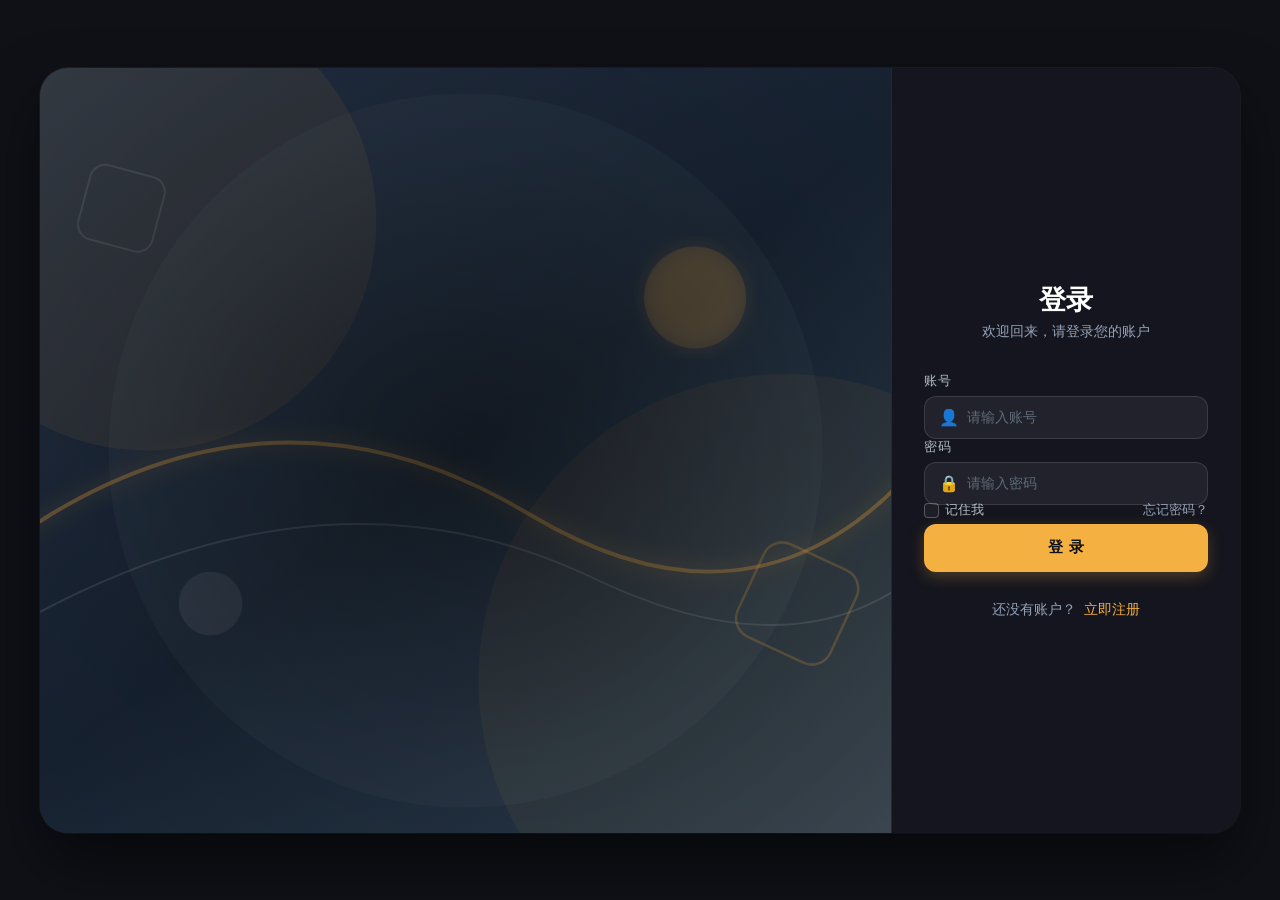
<file: index.html>
<!DOCTYPE html>
<html lang="zh-CN">
<head>
  <meta charset="UTF-8">
  <meta name="viewport" content="width=device-width, initial-scale=1.0, user-scalable=yes">
  <title>登录页面 · 3:1 分栏</title>
  <style>
    /* 全局重置 */
    * {
      margin: 0;
      padding: 0;
      box-sizing: border-box;
    }

    body {
      font-family: system-ui, 'Segoe UI', Roboto, 'Helvetica Neue', sans-serif;
      background: #0f1117;
      min-height: 100vh;
      display: flex;
      align-items: center;
      justify-content: center;
      padding: 1rem;
      color: #e0e6ed;
    }

    /* 主容器：左右分栏，3:1 比例 */
    .split-container {
      display: flex;
      width: 100%;
      max-width: 1200px;
      height: 85vh;
      min-height: 600px;
      background: rgba(255, 255, 255, 0.03);
      border-radius: 28px;
      overflow: hidden;
      box-shadow: 0 30px 60px rgba(0, 0, 0, 0.5), 0 0 0 1px rgba(255, 255, 255, 0.06);
      animation: fadeIn 0.7s cubic-bezier(0.23, 1, 0.32, 1) forwards;
    }

    @keyframes fadeIn {
      0% {
        opacity: 0;
        transform: scale(0.97);
      }
      100% {
        opacity: 1;
        transform: scale(1);
      }
    }

    /* ===== 左侧大图片区域：占3份 (flex: 3) ===== */
    .image-panel {
      flex: 3;
      position: relative;
      background: linear-gradient(135deg, #1a1e2b 0%, #2d3a4f 100%);
      overflow: hidden;
      display: flex;
      align-items: center;
      justify-content: center;
      min-width: 0;
      cursor: pointer;
    }

    /* 大图片样式 */
    .image-panel .feature-image {
      width: 100%;
      height: 100%;
      object-fit: cover;
      display: block;
      filter: brightness(0.9) contrast(1.05);
    }

    /* 图片上的叠加文字层 - 竖式排列，默认透明 */
    .image-overlay {
      position: absolute;
      top: 50%;
      left: 50%;
      transform: translate(-50%, -50%);
      text-align: center;
      color: #ffffff;
      z-index: 2;
      pointer-events: none;
      /* 默认完全透明 */
      opacity: 0;
      transition: opacity 0.5s ease, text-shadow 0.5s ease;
    }

    /* 竖式排列文字 */
    .vertical-text {
      display: flex;
      flex-direction: column;
      align-items: center;
      justify-content: center;
      gap: 0.4rem;
      writing-mode: vertical-rl;
      text-orientation: upright;
      font-size: 2.8rem;
      font-weight: 700;
      letter-spacing: 0.3rem;
      line-height: 1.3;
      text-shadow: 0 4px 20px rgba(0, 0, 0, 0.5);
      color: #ffffff;
    }

    /* 鼠标悬停在左侧图片区域时显示文字 */
    .image-panel:hover .image-overlay {
      opacity: 1;
      text-shadow: 0 4px 30px rgba(245, 176, 66, 0.7), 0 0 60px rgba(245, 176, 66, 0.4);
    }

    /* 半透明遮罩，让文字更清晰 */
    .image-panel::after {
      content: "";
      position: absolute;
      top: 0;
      left: 0;
      width: 100%;
      height: 100%;
      background: radial-gradient(ellipse at center, rgba(0, 0, 0, 0.4) 0%, rgba(0, 0, 0, 0.1) 60%, transparent 100%);
      z-index: 1;
      pointer-events: none;
    }

    /* ===== 右侧登录面板：占1份 (flex: 1) ===== */
    .login-panel {
      flex: 1;
      background: rgba(20, 22, 30, 0.9);
      backdrop-filter: blur(20px);
      -webkit-backdrop-filter: blur(20px);
      display: flex;
      flex-direction: column;
      align-items: center;
      justify-content: center;
      padding: 2.5rem 2rem;
      min-width: 320px;
      border-left: 1px solid rgba(255, 255, 255, 0.08);
    }

    /* 登录表单容器 */
    .login-form-wrapper {
      width: 100%;
      max-width: 340px;
      display: flex;
      flex-direction: column;
      gap: 1.5rem;
    }

    /* 登录标题 */
    .login-header {
      text-align: center;
      margin-bottom: 0.5rem;
    }

    .login-header h1 {
      font-size: 1.7rem;
      font-weight: 600;
      color: #ffffff;
      letter-spacing: 0.4px;
    }

    .login-header p {
      font-size: 0.85rem;
      color: #94a3b8;
      margin-top: 0.3rem;
    }

    /* 输入框组 */
    .input-group {
      display: flex;
      flex-direction: column;
      gap: 0.35rem;
    }

    .input-group label {
      font-size: 0.8rem;
      font-weight: 500;
      color: #b0bec5;
      letter-spacing: 0.3px;
    }

    .input-wrapper {
      position: relative;
      display: flex;
      align-items: center;
    }

    .input-wrapper .icon {
      position: absolute;
      left: 0.9rem;
      font-size: 1rem;
      color: #6b7280;
      pointer-events: none;
    }

    .input-wrapper input {
      width: 100%;
      padding: 0.8rem 0.9rem 0.8rem 2.6rem;
      background: rgba(255, 255, 255, 0.06);
      border: 1px solid rgba(255, 255, 255, 0.12);
      border-radius: 12px;
      font-size: 0.9rem;
      color: #f1f5f9;
      outline: none;
      transition: all 0.25s ease;
      font-family: inherit;
    }

    .input-wrapper input::placeholder {
      color: #5f6b7a;
      font-size: 0.85rem;
    }

    .input-wrapper input:focus {
      border-color: rgba(245, 176, 66, 0.7);
      background: rgba(255, 255, 255, 0.1);
      box-shadow: 0 0 0 3px rgba(245, 176, 66, 0.1);
    }

    .input-wrapper:focus-within .icon {
      color: #f5b042;
    }

    /* 选项行 */
    .options-row {
      display: flex;
      align-items: center;
      justify-content: space-between;
      font-size: 0.8rem;
      margin-top: -0.2rem;
    }

    .remember-me {
      display: flex;
      align-items: center;
      gap: 0.4rem;
      color: #b0bec5;
      cursor: pointer;
      user-select: none;
    }

    .remember-me input[type="checkbox"] {
      appearance: none;
      -webkit-appearance: none;
      width: 0.9rem;
      height: 0.9rem;
      border: 1.5px solid rgba(255, 255, 255, 0.25);
      border-radius: 4px;
      background: rgba(255, 255, 255, 0.04);
      cursor: pointer;
      position: relative;
    }

    .remember-me input[type="checkbox"]:checked {
      background: #f5b042;
      border-color: #f5b042;
    }

    .remember-me input[type="checkbox"]:checked::after {
      content: "✓";
      position: absolute;
      top: 50%;
      left: 50%;
      transform: translate(-50%, -50%);
      color: #0f1117;
      font-size: 0.65rem;
      font-weight: bold;
    }

    .forgot-password {
      color: #94a3b8;
      text-decoration: none;
      transition: color 0.2s;
    }

    .forgot-password:hover {
      color: #f5b042;
    }

    /* 登录按钮 */
    .login-button {
      width: 100%;
      padding: 0.85rem;
      background: #f5b042;
      color: #0f1117;
      border: none;
      border-radius: 12px;
      font-size: 0.95rem;
      font-weight: 600;
      letter-spacing: 0.5px;
      cursor: pointer;
      transition: all 0.25s;
      margin-top: 0.3rem;
      font-family: inherit;
      box-shadow: 0 5px 15px rgba(245, 176, 66, 0.25);
    }

    .login-button:hover {
      background: #f7c060;
      box-shadow: 0 7px 18px rgba(245, 176, 66, 0.4);
      transform: translateY(-1px);
    }

    .login-button:active {
      transform: translateY(0);
      background: #f0a830;
    }

    /* 注册提示 */
    .register-prompt {
      text-align: center;
      font-size: 0.85rem;
      color: #94a3b8;
      margin-top: 0.3rem;
    }

    .register-link {
      color: #f5b042;
      text-decoration: none;
      font-weight: 550;
      margin-left: 0.2rem;
    }

    .register-link:hover {
      color: #f7c060;
      text-decoration: underline;
    }

    /* 响应式：小屏幕改为上下布局 */
    @media (max-width: 768px) {
      .split-container {
        flex-direction: column;
        height: auto;
        min-height: auto;
        max-width: 500px;
      }

      .image-panel {
        flex: none;
        height: 220px;
        min-height: 180px;
      }

      .login-panel {
        flex: none;
        padding: 2rem 1.5rem;
        min-width: auto;
      }

      .vertical-text {
        font-size: 2rem;
        letter-spacing: 0.2rem;
      }
    }
    @keyframes gradientShift {
  0% { background-position: 0% 50%; }
  50% { background-position: 100% 50%; }
  100% { background-position: 0% 50%; }
}

.animated-gradient-text {
  background: linear-gradient(
    270deg,
    #f5b042,
    #ff6b6b,
    #a855f7,
    #3b82f6,
    #10b981,
    #f5b042
  );
  background-size: 400% 400%;
  -webkit-background-clip: text;
  background-clip: text;
  color: transparent;
  animation: gradientShift 4s ease infinite;
}
  </style>
</head>
<body>
  <div class="split-container">
    <!-- 左侧大图片区域 (3份) -->
    <div class="image-panel">
      <!-- 使用SVG生成高质量抽象图片，模拟大图效果 -->
      <svg class="feature-image" viewBox="0 0 800 600" preserveAspectRatio="xMidYMid slice" xmlns="http://www.w3.org/2000/svg">
        <defs>
          <linearGradient id="grad1" x1="0%" y1="0%" x2="100%" y2="100%">
            <stop offset="0%" style="stop-color:#2d3a4f;stop-opacity:1" />
            <stop offset="50%" style="stop-color:#1e2a3a;stop-opacity:1" />
            <stop offset="100%" style="stop-color:#3a4c5e;stop-opacity:1" />
          </linearGradient>
          <linearGradient id="accent" x1="0%" y1="0%" x2="100%" y2="0%">
            <stop offset="0%" style="stop-color:#f5b042;stop-opacity:0.9" />
            <stop offset="100%" style="stop-color:#f7c060;stop-opacity:0.7" />
          </linearGradient>
          <filter id="glow">
            <feGaussianBlur stdDeviation="8" result="coloredBlur"/>
            <feMerge>
              <feMergeNode in="coloredBlur"/>
              <feMergeNode in="SourceGraphic"/>
            </feMerge>
          </filter>
        </defs>
        <!-- 背景 -->
        <rect width="800" height="600" fill="url(#grad1)" />
        <!-- 抽象图形元素 -->
        <circle cx="150" cy="120" r="180" fill="rgba(245,176,66,0.08)" />
        <circle cx="650" cy="480" r="240" fill="rgba(245,176,66,0.06)" />
        <circle cx="400" cy="300" r="280" fill="rgba(255,255,255,0.03)" />
        <!-- 装饰线条 -->
        <path d="M-50 450 Q200 200 450 350 T850 150" stroke="rgba(245,176,66,0.35)" stroke-width="3" fill="none" filter="url(#glow)"/>
        <path d="M-50 500 Q250 280 500 400 T850 250" stroke="rgba(255,255,255,0.12)" stroke-width="1.5" fill="none" />
        <circle cx="580" cy="180" r="40" fill="rgba(245,176,66,0.15)" filter="url(#glow)" />
        <circle cx="200" cy="420" r="25" fill="rgba(255,255,255,0.08)" />
        <!-- 几何装饰 -->
        <rect x="620" y="380" width="80" height="80" rx="16" fill="none" stroke="rgba(245,176,66,0.25)" stroke-width="2" transform="rotate(25 660 420)" />
        <rect x="100" y="80" width="60" height="60" rx="12" fill="none" stroke="rgba(255,255,255,0.1)" stroke-width="1.5" transform="rotate(15 130 110)" />
      </svg>

      <!-- 图片叠加文字 - 竖式排列，默认透明，悬停显示 -->
      <div class="image-overlay">
        <div class="vertical-text"><div class="animated-gradient-text">豪到你了？</div></div>
      </div>
    </div>

    <!-- 右侧登录面板 (1份) -->
    <div class="login-panel">
      <div class="login-form-wrapper">
        <div class="login-header">
          <h1>登录</h1>
          <p>欢迎回来，请登录您的账户</p>
        </div>

        <form id="loginForm" onsubmit="return handleLogin(event)">
          <!-- 账号输入框 -->
          <div class="input-group">
            <label for="username">账号</label>
            <div class="input-wrapper">
              <span class="icon">👤</span>
              <input 
                type="text" 
                id="username" 
                name="username" 
                placeholder="请输入账号" 
                required 
                autocomplete="username"
              >
            </div>
          </div>

          <!-- 密码输入框 -->
          <div class="input-group">
            <label for="password">密码</label>
            <div class="input-wrapper">
              <span class="icon">🔒</span>
              <input 
                type="password" 
                id="password" 
                name="password" 
                placeholder="请输入密码" 
                required 
                autocomplete="current-password"
              >
            </div>
          </div>

          <!-- 记住我与忘记密码 -->
          <div class="options-row">
            <label class="remember-me">
              <input type="checkbox" id="remember" name="remember">
              <span>记住我</span>
            </label>
            <a href="#" class="forgot-password">忘记密码？</a>
          </div>

          <!-- 登录按钮 -->
          <button type="submit" class="login-button">登 录</button>
        </form>

        <!-- 注册提示 -->
        <div class="register-prompt">
          还没有账户？
          <a href="#" class="register-link">立即注册</a>
        </div>
      </div>
    </div>
  </div>

  <script>
    function handleLogin(event) {
      event.preventDefault();
      
      const username = document.getElementById('username').value.trim();
      const password = document.getElementById('password').value;
      const remember = document.getElementById('remember').checked;
      
      if (!username || !password) {
        alert('请填写账号和密码');
        return false;
      }
      window.location.href = '导航界面.html'; 
      console.log('登录信息：', { username, password, remember });
      alert(`登录演示成功！\n账号：${username}\n${remember ? '已记住登录状态' : ''}`);
      
      return false;
    }

    // 为链接添加演示提示
    document.querySelector('.forgot-password').addEventListener('click', function(e) {
      e.preventDefault();
      alert('忘记密码功能（演示模式）');
    });

    document.querySelector('.register-link').addEventListener('click', function(e) {
      e.preventDefault();
      alert('注册页面（演示模式）');
    });
  </script>
</body>
</html>
</file>
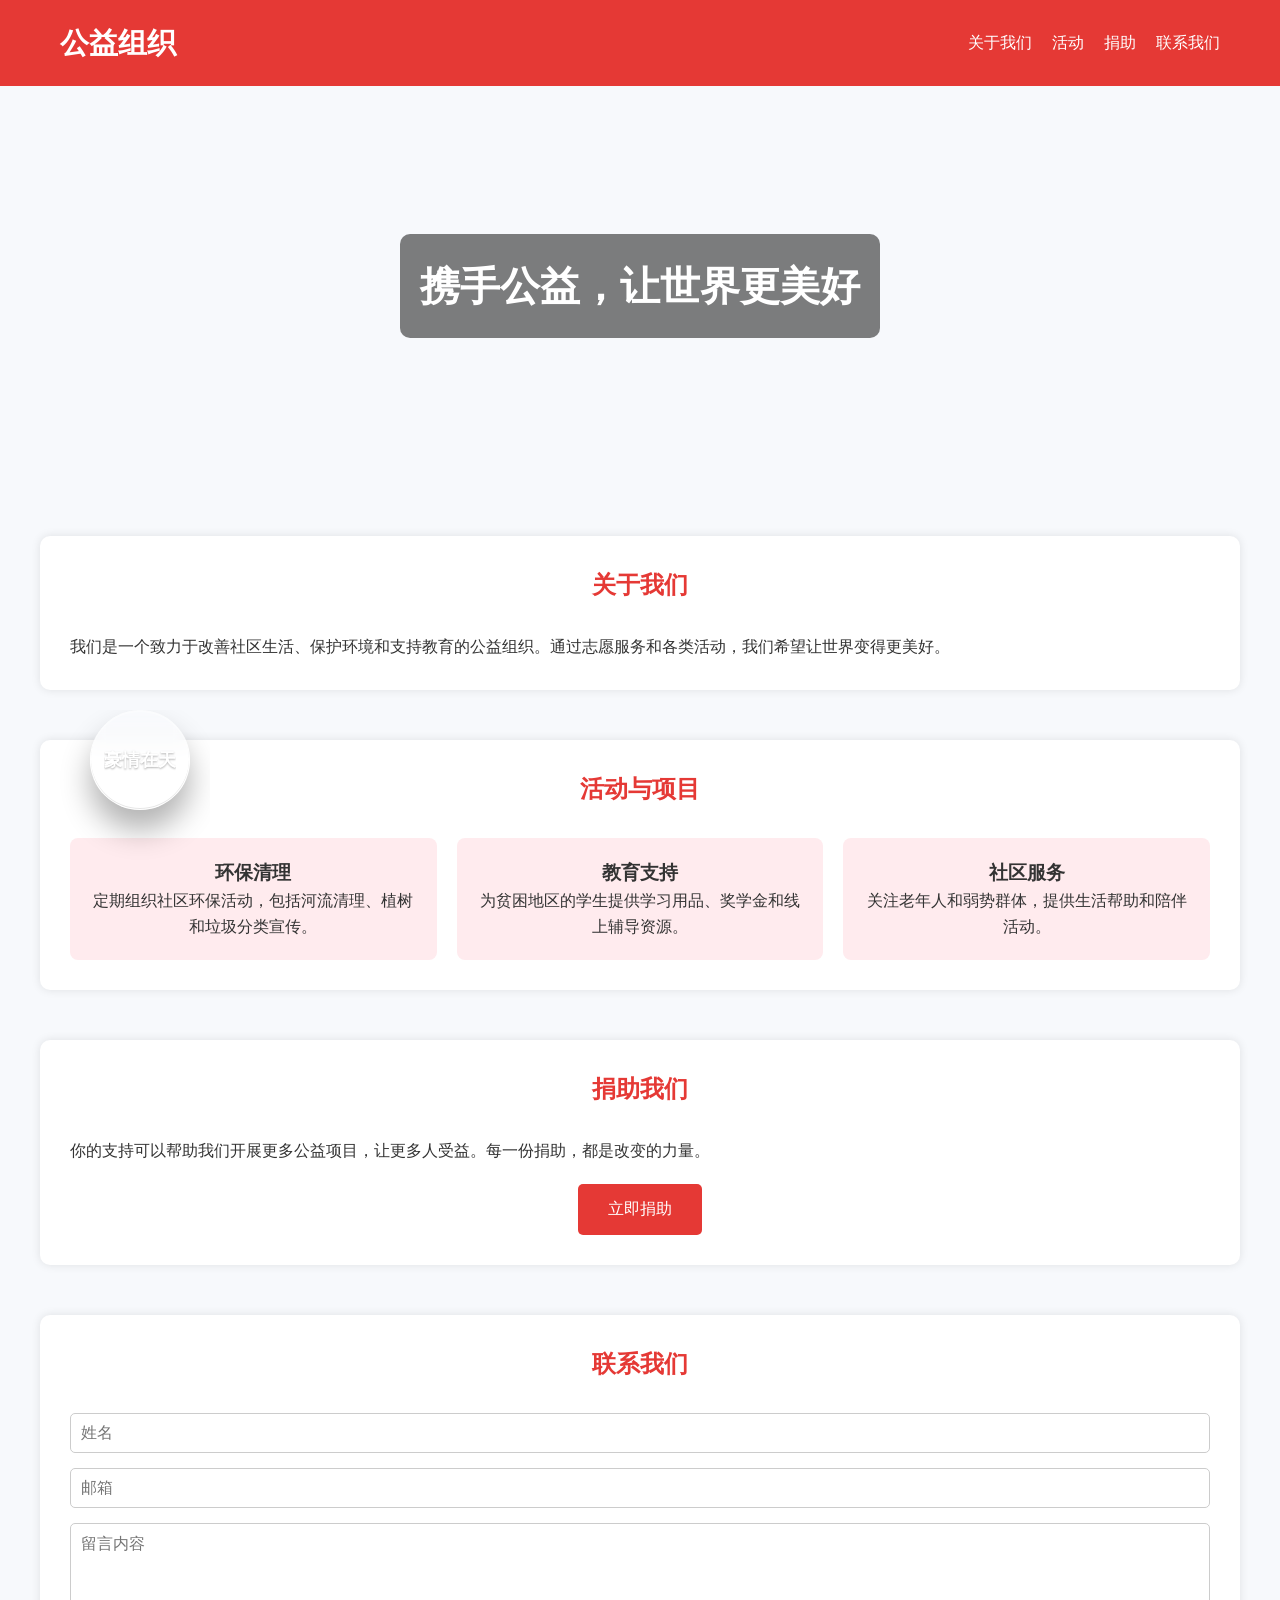
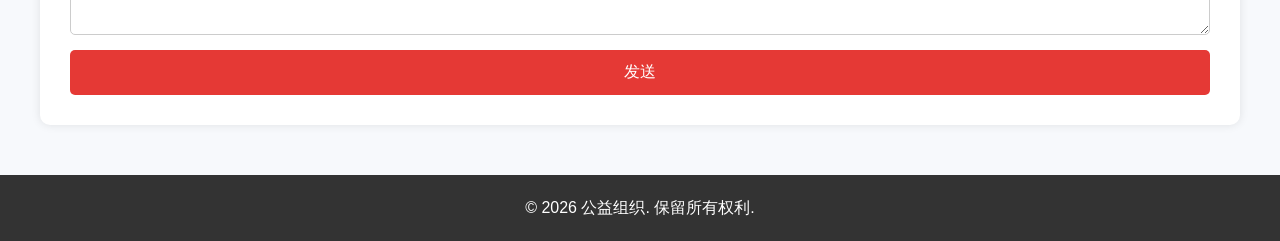
<file: 公益.html>
<!DOCTYPE html>
<html lang="zh-CN">
<head>
    <meta charset="UTF-8">
    <meta name="viewport" content="width=device-width, initial-scale=1.0">
    <title>不想做了，累了</title>
    <style>
        /* 重置样式 */
        * {
            margin: 0;
            padding: 0;
            box-sizing: border-box;
            font-family: 'Segoe UI', Tahoma, Geneva, Verdana, sans-serif;
        }

        body {
            line-height: 1.6;
            color: #333;
            background-color: #f7f9fc;
        }

        a {
            text-decoration: none;
            color: inherit;
        }

        header {
            background-color: #E53935; /* 修改为红色 */
            color: white;
            padding: 20px 0;
        }

        header nav {
            display: flex;
            justify-content: space-between;
            align-items: center;
            max-width: 1200px;
            margin: auto;
            padding: 0 20px;
        }

        header nav .logo {
            font-size: 1.8em;
            font-weight: bold;
        }

        header nav ul {
            list-style: none;
            display: flex;
        }

        header nav ul li {
            margin-left: 20px;
        }

        header nav ul li a:hover {
            text-decoration: underline;
        }

        .hero {
            background: url('https://via.placeholder.com/1200x400') no-repeat center center/cover;
            height: 400px;
            display: flex;
            align-items: center;
            justify-content: center;
            color: white;
            text-align: center;
        }

        .hero h1 {
            font-size: 2.5em;
            background-color: rgba(0,0,0,0.5);
            padding: 20px;
            border-radius: 10px;
        }

        section {
            max-width: 1200px;
            margin: 50px auto;
            padding: 0 20px;
        }

        section h2 {
            text-align: center;
            margin-bottom: 30px;
            color: #E53935; /* 修改为红色 */
        }

        .about, .activities, .donate, .contact {
            background-color: white;
            padding: 30px;
            border-radius: 10px;
            box-shadow: 0 0 10px rgba(0,0,0,0.1);
        }

        .activities .activity-list {
            display: flex;
            flex-wrap: wrap;
            gap: 20px;
            justify-content: center;
        }

        .activities .activity-item {
            flex: 1 1 250px;
            background-color: #ffebee; /* 改为浅红色背景 */
            padding: 20px;
            border-radius: 8px;
            text-align: center;
        }

        .donate button {
            display: block;
            margin: 20px auto 0;
            padding: 15px 30px;
            background-color: #E53935; /* 修改为红色 */
            color: white;
            font-size: 1em;
            border: none;
            border-radius: 5px;
            cursor: pointer;
        }

        .donate button:hover {
            background-color: #d32f2f; /* 深红色悬停 */
        }

        .contact form {
            display: flex;
            flex-direction: column;
            gap: 15px;
        }

        .contact input, .contact textarea {
            padding: 10px;
            border: 1px solid #ccc;
            border-radius: 5px;
            font-size: 1em;
        }

        .contact button {
            padding: 12px;
            border: none;
            background-color: #E53935; /* 修改为红色 */
            color: white;
            border-radius: 5px;
            cursor: pointer;
            font-size: 1em;
        }

        .contact button:hover {
            background-color: #d32f2f; /* 深红色悬停 */
        }

        footer {
            background-color: #333;
            color: white;
            text-align: center;
            padding: 20px 0;
            margin-top: 50px;
        }

        @media(max-width: 768px){
            header nav ul {
                flex-direction: column;
                margin-top: 10px;
            }

            .activities .activity-list {
                flex-direction: column;
                gap: 15px;
            }
        }
    </style>
</head>
<body>
<iframe 
    src="text.6.chat.html" 
    style="
        position: fixed;       /* 固定在视口 */
        bottom: 20px;          /* 距离底部 20px */
        left: 20px;            /* 距离左侧 20px */
        width: 190px;          /* iframe 尺寸包裹圆球 */
        height: 170px; 
        border: none;          /* 去掉边框 */
        z-index: 9999;         /* 保证在网页最上层 */
        pointer-events: auto;  /* 允许点击圆球 */
    "
></iframe>
    <header>
        <nav>
            <div class="logo">公益组织</div>
            <ul>
                <li><a href="#about">关于我们</a></li>
                <li><a href="#activities">活动</a></li>
                <li><a href="#donate">捐助</a></li>
                <li><a href="#contact">联系我们</a></li>
            </ul>
        </nav>
    </header>

    <div class="hero">
        <h1>携手公益，让世界更美好</h1>
    </div>

    <section id="about" class="about">
        <h2>关于我们</h2>
        <p>我们是一个致力于改善社区生活、保护环境和支持教育的公益组织。通过志愿服务和各类活动，我们希望让世界变得更美好。</p>
    </section>

    <section id="activities" class="activities">
        <h2>活动与项目</h2>
        <div class="activity-list">
            <div class="activity-item">
                <h3>环保清理</h3>
                <p>定期组织社区环保活动，包括河流清理、植树和垃圾分类宣传。</p>
            </div>
            <div class="activity-item">
                <h3>教育支持</h3>
                <p>为贫困地区的学生提供学习用品、奖学金和线上辅导资源。</p>
            </div>
            <div class="activity-item">
                <h3>社区服务</h3>
                <p>关注老年人和弱势群体，提供生活帮助和陪伴活动。</p>
            </div>
        </div>
    </section>

    <section id="donate" class="donate">
        <h2>捐助我们</h2>
        <p>你的支持可以帮助我们开展更多公益项目，让更多人受益。每一份捐助，都是改变的力量。</p>
        <button>立即捐助</button>
    </section>

    <section id="contact" class="contact">
        <h2>联系我们</h2>
        <form>
            <input type="text" placeholder="姓名" required>
            <input type="email" placeholder="邮箱" required>
            <textarea rows="5" placeholder="留言内容" required></textarea>
            <button type="submit">发送</button>
        </form>
    </section>

    <footer>
        &copy; 2026 公益组织. 保留所有权利.
    </footer>

</body>
</html>
</file>
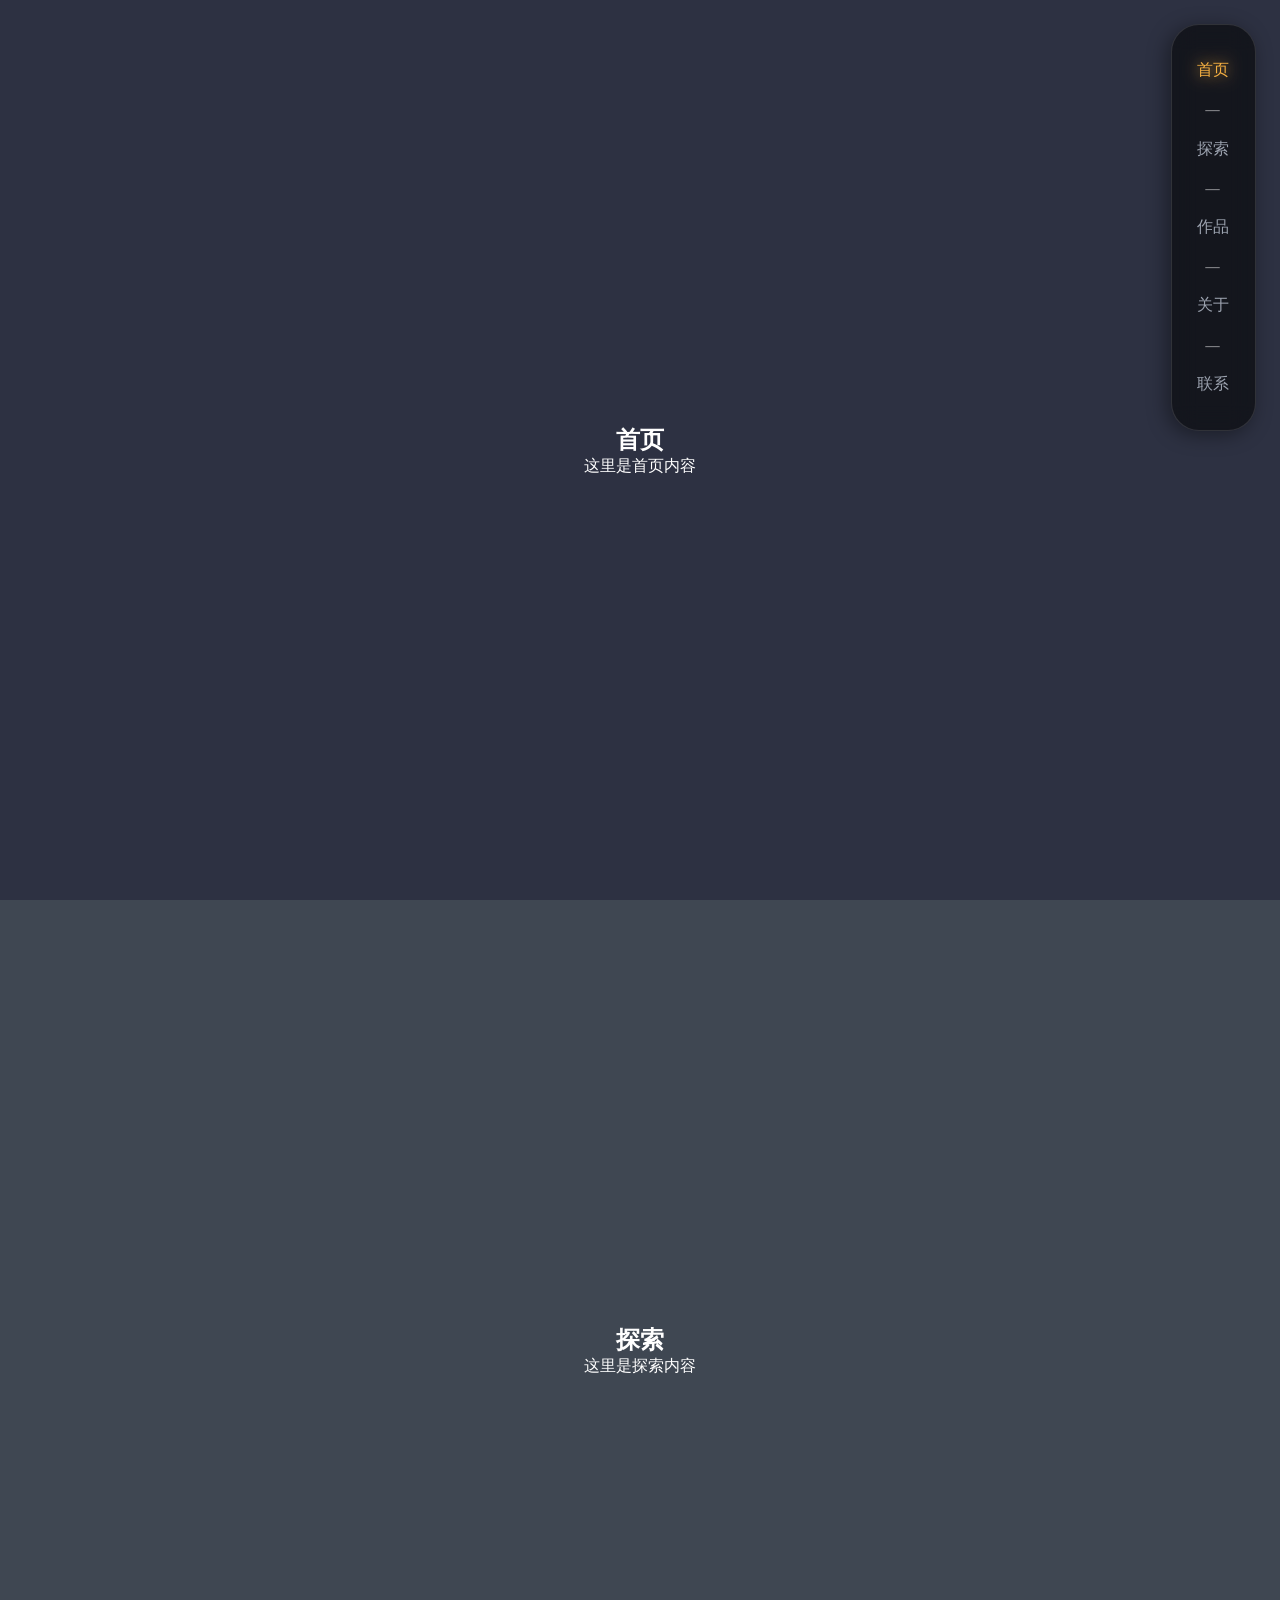
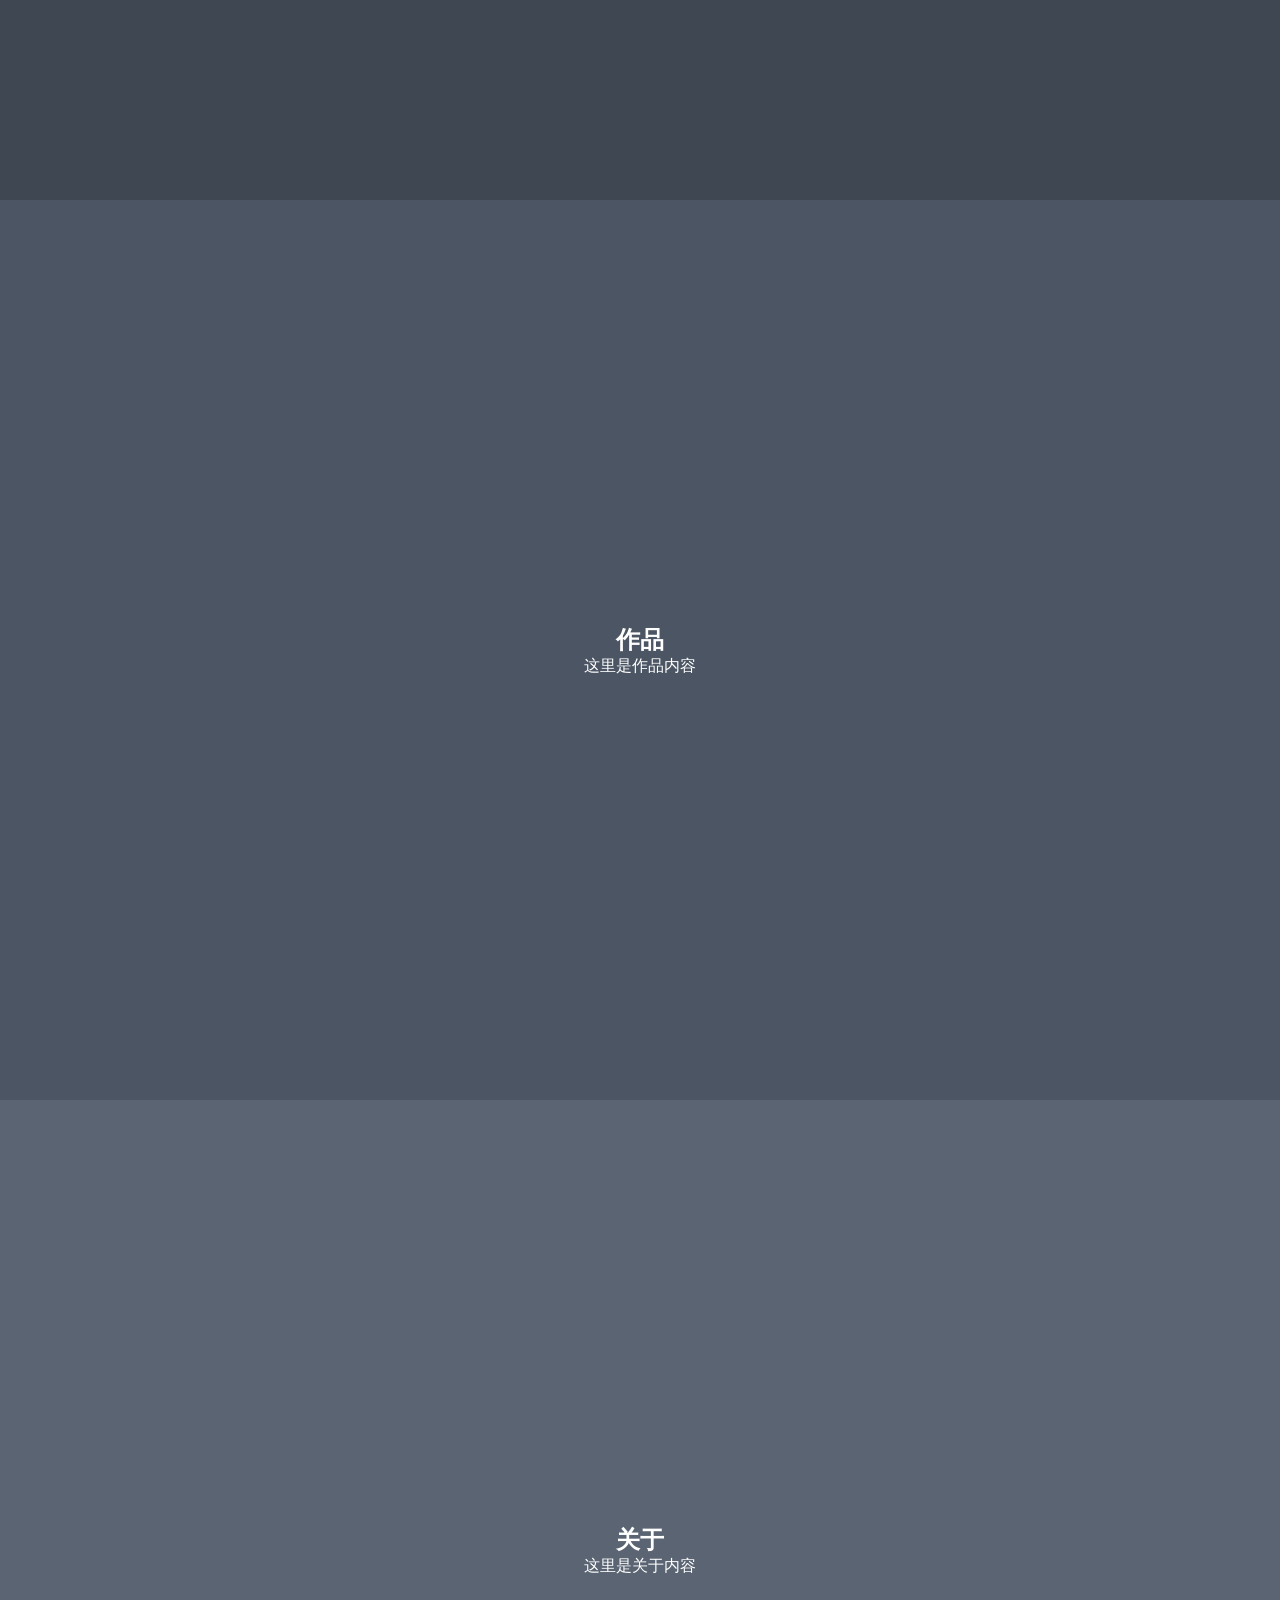
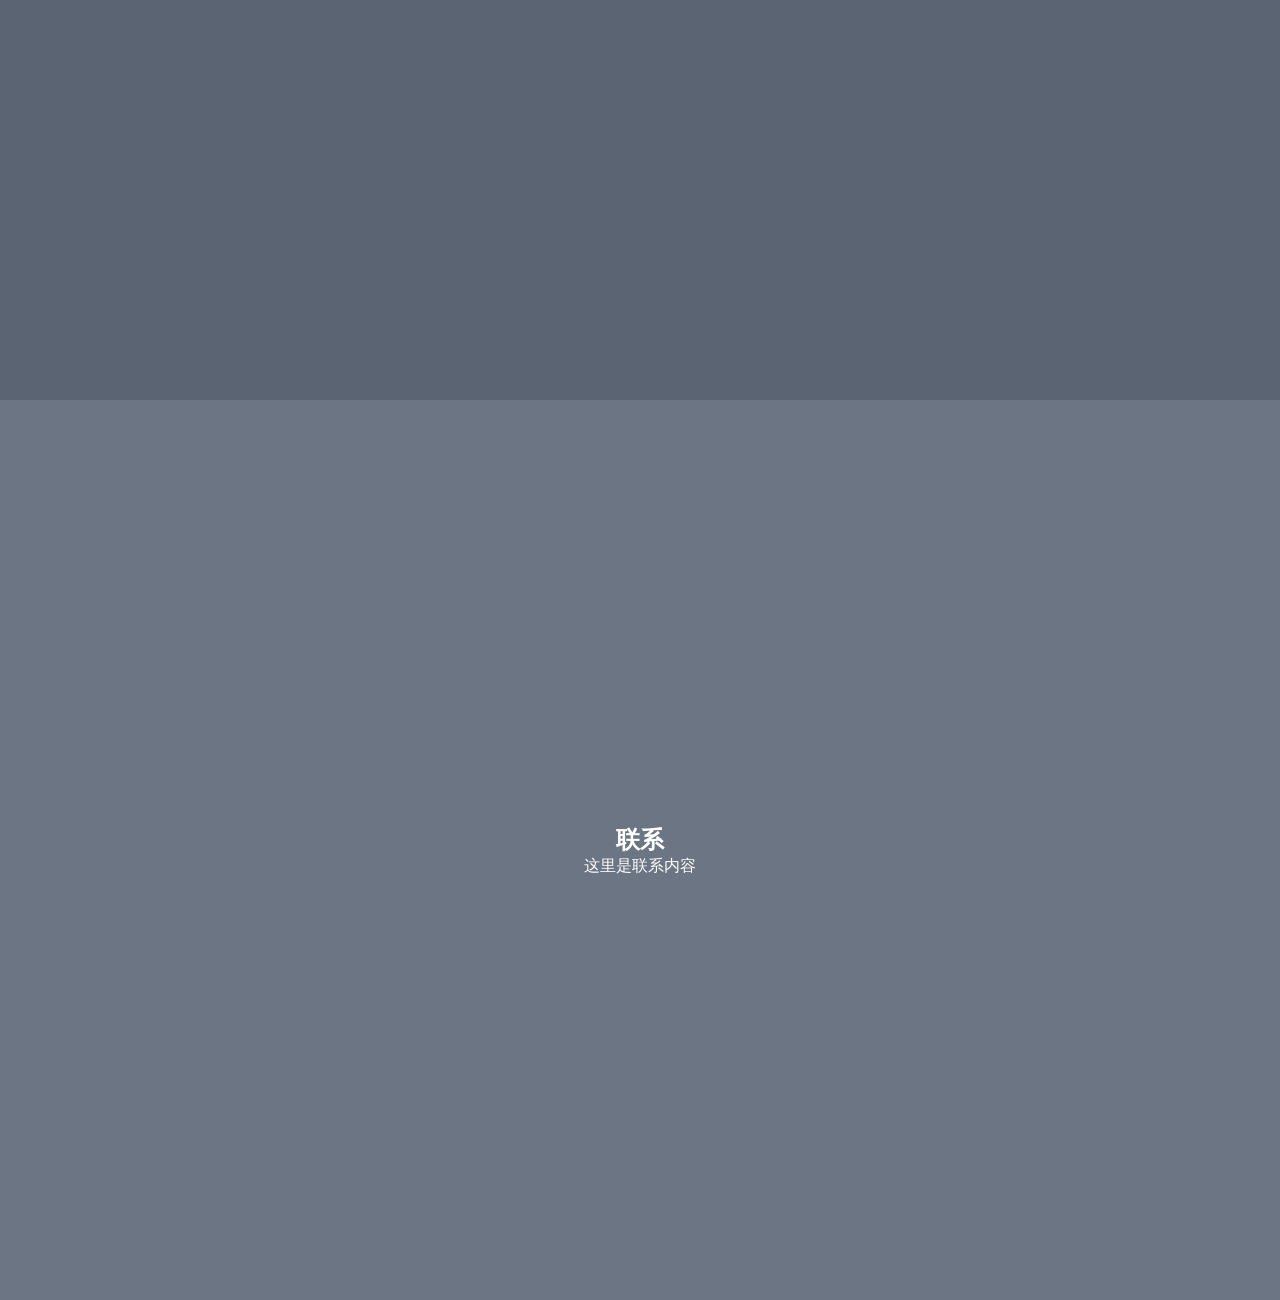
<file: 导航栏.html>
<!DOCTYPE html>
<html lang="zh-CN">
<head>
<meta charset="UTF-8">
<meta name="viewport" content="width=device-width, initial-scale=1.0">
<title>固定右侧竖式导航 + 滚动高亮 + 悬停加深</title>
<style>
  * { margin:0; padding:0; box-sizing:border-box; }
  html { scroll-behavior: smooth; }
  body {
    font-family: system-ui, 'Segoe UI', Roboto, 'Helvetica Neue', sans-serif;
    background-color: #1a1e2b;
  }

  /* ===== 固定导航栏 ===== */
  .navbar {
    position: fixed;
    top: 24px;
    right: 24px;
    background-color: rgba(0,0,0,0.55);
    backdrop-filter: blur(12px);
    -webkit-backdrop-filter: blur(12px);
    display: flex;
    flex-direction: column;
    align-items: center;
    padding: 1.5rem 1.2rem;
    border-radius: 28px;
    box-shadow: -4px 4px 20px rgba(0,0,0,0.4);
    border: 1px solid rgba(255,255,255,0.12);
    width: fit-content;
    z-index: 1000;
    animation: slideInFromRight 0.65s cubic-bezier(0.25,0.46,0.45,0.94) forwards;
  }

  @keyframes slideInFromRight {
    0% { transform: translateX(120%); opacity: 0; }
    100% { transform: translateX(0); opacity: 1; }
  }

  .nav-list { list-style:none; display:flex; flex-direction:column; align-items:stretch; width:100%; }
  .nav-item { display:flex; flex-direction:column; align-items:stretch; width:100%; }
  .divider { color: rgba(255,255,255,0.45); text-align:center; letter-spacing:2px; margin:0.5rem 0; }
  .nav-item:first-child .divider { display:none; }

  .nav-link {
    color: #9ca3af;
    text-decoration:none;
    font-size:1rem;
    font-weight:480;
    padding:0.7rem 0.4rem;
    text-align:center;
    display:block;
    width:100%;
    transition: color 0.2s ease, text-shadow 0.2s ease;
  }

  /* 普通按钮悬停 */
  .nav-link:hover {
    color: #ffffff;
    text-shadow: 0 0 10px rgba(255,255,255,0.6);
  }

  /* 高亮active */
  .nav-link.active {
    color: #f5b042;
    font-weight:500;
    text-shadow: 0 0 15px rgba(245,176,66,0.9);
  }

  /* active按钮悬停时颜色加深 / 发光增强 */
  .nav-link.active:hover {
    color:#ffc966;
    text-shadow:0 0 20px rgba(245,176,66,1);
  }

  /* 页面内容 */
  main { display:flex; flex-direction:column; width:100%; }
  section {
    height:100vh;
    display:flex;
    flex-direction:column;
    justify-content:center;
    align-items:center;
    text-align:center;
    padding:2rem;
    color:#fff;
  }

  #home { background-color:#2d3142; }
  #explore { background-color:#3f4752; }
  #works { background-color:#4b5563; }
  #about { background-color:#5a6472; }
  #contact { background-color:#6b7584; }

</style>
</head>
<body>

<!-- 固定导航栏 -->
<nav class="navbar">
  <ul class="nav-list">
    <li class="nav-item"><span class="divider">—</span><a href="#home" class="nav-link active">首页</a></li>
    <li class="nav-item"><span class="divider">—</span><a href="#explore" class="nav-link">探索</a></li>
    <li class="nav-item"><span class="divider">—</span><a href="#works" class="nav-link">作品</a></li>
    <li class="nav-item"><span class="divider">—</span><a href="#about" class="nav-link">关于</a></li>
    <li class="nav-item"><span class="divider">—</span><a href="#contact" class="nav-link">联系</a></li>
  </ul>
</nav>

<!-- 页面内容 -->
<main>
  <section id="home"><h1>首页</h1><p>这里是首页内容</p></section>
  <section id="explore"><h1>探索</h1><p>这里是探索内容</p></section>
  <section id="works"><h1>作品</h1><p>这里是作品内容</p></section>
  <section id="about"><h1>关于</h1><p>这里是关于内容</p></section>
  <section id="contact"><h1>联系</h1><p>这里是联系内容</p></section>
</main>

<script>
(function(){
  const navLinks = document.querySelectorAll('.nav-link');
  const sections = document.querySelectorAll('section');

  // 点击切换active
  navLinks.forEach(link => {
    link.addEventListener('click', function() {
      navLinks.forEach(l => l.classList.remove('active'));
      this.classList.add('active');
    });
  });

  // 滚动检测，高亮导航按钮
  window.addEventListener('scroll', function() {
    const scrollPos = window.scrollY + window.innerHeight/2;
    sections.forEach((section, index) => {
      const top = section.offsetTop;
      const bottom = top + section.offsetHeight;
      if(scrollPos >= top && scrollPos < bottom){
        navLinks.forEach(l => l.classList.remove('active'));
        navLinks[index].classList.add('active');
      }
    });
  });
})();
</script>

</body>
</html>
</file>
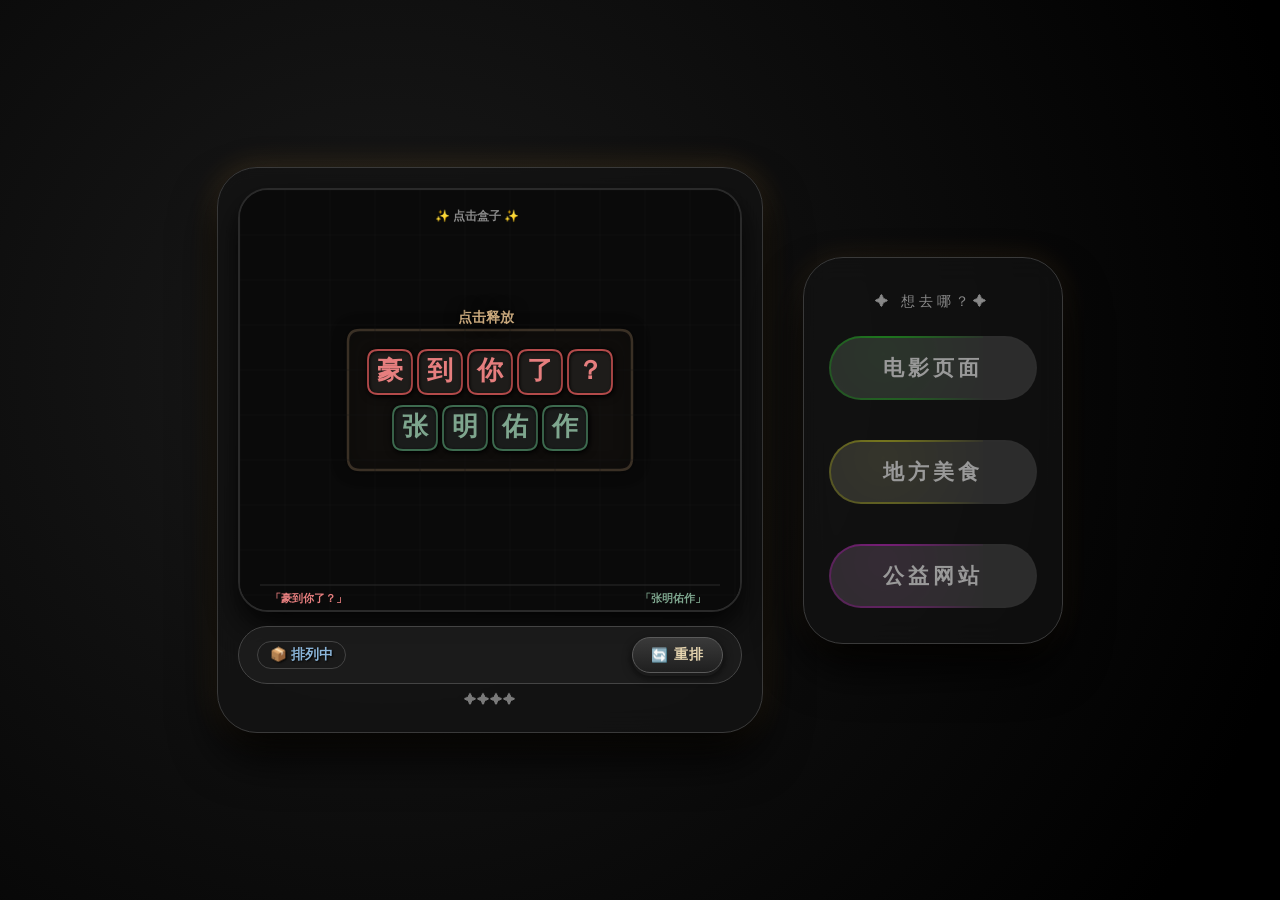
<file: 导航界面.html>
<!DOCTYPE html>
<html lang="zh-CN">
<head>
    <meta charset="utf-8">
    <meta name="viewport" content="width=device-width, initial-scale=1.0, user-scalable=yes">
    <title>豪到你了？</title>
    <style>
        * {
            margin: 0;
            padding: 0;
            box-sizing: border-box;
            font-family: 'Poppins', 'Noto Serif SC', 'KaiTi', '楷体', sans-serif;
        }

        body {
            display: flex;
            justify-content: center;
            align-items: center;
            min-height: 100vh;
            background-color: #0a0a0a;
            background-image: radial-gradient(circle at 30% 40%, #1a1a1a 0%, #000000 90%);
            padding: 20px;
            gap: 40px;
            flex-wrap: wrap;
        }

        /* ========== 左侧：文字碰撞盒子 ========== */
        .collision-wrapper {
            animation: slideInLeft 1s cubic-bezier(0.34, 1.56, 0.64, 1) forwards;
            opacity: 0;
            transform: translateX(-100px);
        }

        @keyframes slideInLeft {
            to {
                opacity: 1;
                transform: translateX(0);
            }
        }

        .collision-container {
            display: flex;
            flex-direction: column;
            align-items: center;
            background: rgba(20, 20, 20, 0.7);
            backdrop-filter: blur(14px);
            border-radius: 40px;
            padding: 20px 20px 25px;
            box-shadow: 0 25px 45px rgba(0, 0, 0, 0.9), 0 0 30px rgba(180, 130, 60, 0.25);
            border: 1px solid #3a3a3a;
        }

        .collision-container canvas {
            display: block;
            background: #0d0d0d;
            background-image: linear-gradient(180deg, #111 0%, #050505 100%);
            border-radius: 30px;
            box-shadow: inset 0 0 50px rgba(0,0,0,0.9), 0 15px 30px rgba(0,0,0,0.8);
            border: 2px solid #2a2a2a;
            touch-action: none;
            cursor: pointer;
        }

        .collision-info {
            width: 100%;
            display: flex;
            justify-content: space-between;
            align-items: center;
            margin-top: 14px;
            color: #cccccc;
            font-weight: bold;
            font-size: 0.9rem;
            text-shadow: 1px 1px 2px black;
            background: rgba(30, 30, 30, 0.8);
            backdrop-filter: blur(10px);
            border-radius: 30px;
            padding: 10px 18px;
            border: 1px solid #444;
            flex-wrap: wrap;
            gap: 8px;
        }

        .collision-info .badge {
            background: #1a1a1a;
            border-radius: 20px;
            padding: 4px 12px;
            border: 1px solid #444;
            font-size: 0.85rem;
        }

        .badge.collision-count {
            color: #d4af6a;
        }

        .badge.moving-count {
            color: #8ab4d8;
        }

        .badge.state-text {
            color: #c9a87c;
        }

        .reset-btn {
            background: linear-gradient(180deg, #3a3a3a 0%, #1f1f1f 100%);
            border: 1px solid #5a5a5a;
            color: #e6d5b0;
            font-weight: bold;
            font-size: 0.85rem;
            padding: 8px 18px;
            border-radius: 25px;
            cursor: pointer;
            box-shadow: 0 3px 0 #1a1a1a, 0 4px 10px rgba(0,0,0,0.7);
            transition: all 0.08s ease;
            letter-spacing: 1px;
            display: flex;
            align-items: center;
            gap: 5px;
        }

        .reset-btn:active {
            transform: translateY(2px);
            box-shadow: 0 1px 0 #0a0a0a, 0 3px 8px black;
        }

        .collision-hint {
            color: #7a7a7a;
            margin-top: 8px;
            font-size: 0.8rem;
            text-align: center;
        }

        /* ========== 右侧：按钮容器 ========== */
        .button-wrapper {
            animation: slideInRight 1s cubic-bezier(0.34, 1.56, 0.64, 1) 0.2s forwards;
            opacity: 0;
            transform: translateX(100px);
        }

        @keyframes slideInRight {
            to {
                opacity: 1;
                transform: translateX(0);
            }
        }

        .button-container {
            display: flex;
            flex-direction: column;
            gap: 40px;
            width: 260px;
            background: rgba(20, 20, 20, 0.6);
            backdrop-filter: blur(14px);
            border-radius: 40px;
            padding: 35px 25px;
            box-shadow: 0 25px 45px rgba(0, 0, 0, 0.9), 0 0 30px rgba(180, 130, 60, 0.15);
            border: 1px solid #3a3a3a;
            align-items: center;
        }

        .button-container .section-title {
            color: #888;
            font-size: 0.85rem;
            letter-spacing: 0.3em;
            margin-bottom: -15px;
            text-transform: uppercase;
        }

        .button-container a {
            position: relative;
            padding: 18px 50px;
            background-color: rgba(45,45,45,1);
            border-radius: 50px;
            color: #999;
            font-size: 1.3em;
            text-decoration: none;
            overflow: hidden;
            transition: .5s;
            display: inline-block;
            text-align: center;
            width: 100%;
        }

.button-container a:hover {
    color: var(--clr);
    text-shadow: 0 0 15px var(--clr),
                 0 0 25px var(--clr);
}

        .button-container a span {
            position: relative;
            z-index: 1;
            letter-spacing: .2em;
            font-weight: bold;
        }

        .button-container a::before {
            content: '';
            position: absolute;
            top: var(--y);
            left: var(--x);
            transform: translate(-50%, -50%);
            width: 200px;
            height: 200px;
            background: radial-gradient(var(--clr), transparent, transparent);
            opacity: 0;
            transition: .5s, top 0s, left 0s;
        }

        .button-container a::before {
    content: '';
    position: absolute;
    top: var(--y);
    left: var(--x);
    transform: translate(-50%, -50%);
    width: 200px;   /* 光晕宽度 */
    height: 250px;  /* 光晕高度 */
    background: radial-gradient(circle, var(--clr) 0%, transparent 70%);
    opacity: 0.4;
    transition: 0.05s, top 0s, left 0s;
}
        .button-container a::after {
            content: '';
            position: absolute;
            background-color: rgba(45,45,45,.9);
            inset: 2px;
            border-radius: 48px;
        }

        /* ========== 响应式 ========== */
        @media (max-width: 900px) {
            body {
                flex-direction: column;
                gap: 30px;
            }
            
            .button-container {
                flex-direction: row;
                flex-wrap: wrap;
                width: auto;
                gap: 20px;
                padding: 25px;
                justify-content: center;
            }
            
            .button-container a {
                width: auto;
                padding: 15px 35px;
                font-size: 1.1em;
            }
            
            .button-container .section-title {
                width: 100%;
                text-align: center;
                margin-bottom: 0;
            }
        }
    </style>
</head>
<body>

    <!-- ==================== 左侧：文字碰撞盒子 ==================== -->
    <div class="collision-wrapper">
        <div class="collision-container">
            <canvas id="gameCanvas" width="500" height="420" aria-label="文字碰撞游戏"></canvas>
            
            <div class="collision-info">
                <span class="badge moving-count" id="movingDisplay">📦 </span>
                <button class="reset-btn" id="resetButton">
                    <span>🔄</span> 重排
                </button>
            </div>
            <div class="collision-hint">
                ✦✦✦✦
            </div>
        </div>
    </div>

    <!-- ==================== 右侧：霓虹按钮 ==================== -->
    <div class="button-wrapper">
        <div class="button-container">
            <span class="section-title">✦ 想去哪？✦</span>
            <a href="观影.html" style="--clr:#0f0;"><span>电影页面</span></a>
            <a href="地方美食.html" style="--clr:#ff0;"><span>地方美食</span></a>
            <a href="公益.html" style="--clr:#f0f;"><span>公益网站</span></a>
        </div>
    </div>

    <!-- ==================== 脚本 ==================== -->
    <script>
        // ========== 文字碰撞游戏逻辑 ==========
        (function() {
            const canvas = document.getElementById('gameCanvas');
            const ctx = canvas.getContext('2d');

            const W = 500, H = 420;
            canvas.width = W;
            canvas.height = H;

            const GRAVITY = 0.35;
            const GROUND_Y = H - 25;
            const AIR_FRICTION = 0.9;
            const GROUND_FRICTION = 0.8;
            const STATIC_THRESHOLD = 0.3;
            const SEPARATION_FORCE = 0.05;
            const MIN_GAP = 2;
            const BOUNCE_SPEED = 0.2;

            const LINE_1 = "豪到你了？";
            const LINE_2 = "张明佑作";
            
            let textBlocks = [];
            let released = false;
            let draggedBlock = null;
            let dragOffsetX = 0, dragOffsetY = 0;
            let isDragging = false;
            let mouseX = 0, mouseY = 0;
            let collisionCount = 0;
            let collisionCooldown = new Map();

            function getArrangedPositions() {
                const positions = [];
                const line1Chars = LINE_1.split('');
                const line2Chars = LINE_2.split('');
                
                ctx.font = 'bold 26px "Noto Serif SC", "KaiTi", "楷体"';
                const charWidth = 44;
                const charHeight = 44;
                const gap = 6;
                
                const line1Width = line1Chars.length * charWidth + (line1Chars.length - 1) * gap;
                const line2Width = line2Chars.length * charWidth + (line2Chars.length - 1) * gap;
                const totalHeight = charHeight * 2 + 12;
                const startY = H/2 - totalHeight/2;
                
                let startX1 = W/2 - line1Width/2;
                for (let i = 0; i < line1Chars.length; i++) {
                    positions.push({
                        x: startX1 + i * (charWidth + gap),
                        y: startY,
                        text: line1Chars[i],
                        group: 1,
                        color: '#e67e7e',
                        bgColor: '#1e1c1a',
                        borderColor: '#b34a4a'
                    });
                }
                
                let startX2 = W/2 - line2Width/2;
                for (let i = 0; i < line2Chars.length; i++) {
                    positions.push({
                        x: startX2 + i * (charWidth + gap),
                        y: startY + charHeight + 12,
                        text: line2Chars[i],
                        group: 2,
                        color: '#7ea68e',
                        bgColor: '#1a1c1b',
                        borderColor: '#3d6b4f'
                    });
                }
                
                return positions;
            }

            function resetBlocks() {
                collisionCount = 0;
                collisionCooldown.clear();
                released = false;
                
                const positions = getArrangedPositions();
                textBlocks = [];
                
                positions.forEach((pos, index) => {
                    textBlocks.push({
                        id: index,
                        text: pos.text,
                        group: pos.group,
                        x: pos.x,
                        y: pos.y,
                        vx: 0,
                        vy: 0,
                        width: 44,
                        height: 44,
                        color: pos.color,
                        bgColor: pos.bgColor,
                        borderColor: pos.borderColor,
                        flashTimer: 0,
                        onGround: false
                    });
                });

                draggedBlock = null;
                isDragging = false;
                updateDisplay();
                updateStateText();
            }

            function releaseBlocks() {
                if (released) return;
                released = true;
                
                textBlocks.forEach(block => {
                    const angle = Math.random() * Math.PI * 2;
                    const speed = 1 + Math.random() * 2;
                    block.vx = Math.cos(angle) * speed;
                    block.vy = Math.sin(angle) * speed - 1;
                });
                
                updateStateText();
            }

            function updateStateText() {
                const stateText = document.getElementById('stateText');
                if (stateText) {
                    stateText.textContent = released ? '🎯 已释放' : '📦 点击释放';
                }
            }

            function isOverlapping(a, b) {
                return a.x < b.x + b.width + MIN_GAP && 
                       a.x + a.width + MIN_GAP > b.x &&
                       a.y < b.y + b.height + MIN_GAP && 
                       a.y + a.height + MIN_GAP > b.y;
            }

            function separateBlocks(a, b, forceMultiplier = 1.0) {
                if (!isOverlapping(a, b)) return;
                
                const centerAX = a.x + a.width / 2;
                const centerAY = a.y + a.height / 2;
                const centerBX = b.x + b.width / 2;
                const centerBY = b.y + b.height / 2;
                
                let dx = centerBX - centerAX;
                let dy = centerBY - centerAY;
                let distance = Math.sqrt(dx * dx + dy * dy);
                
                if (distance < 0.001) {
                    dx = (Math.random() - 0.5) * 10;
                    dy = (Math.random() - 0.5) * 10;
                    distance = Math.sqrt(dx * dx + dy * dy);
                }
                
                const normX = dx / distance;
                const normY = dy / distance;
                const requiredSeparation = (a.width / 2 + b.width / 2 + MIN_GAP) * 1.2;
                const moveDistance = requiredSeparation * SEPARATION_FORCE * forceMultiplier;
                
                if (draggedBlock === a) {
                    b.x += normX * moveDistance;
                    b.y += normY * moveDistance;
                } else if (draggedBlock === b) {
                    a.x -= normX * moveDistance;
                    a.y -= normY * moveDistance;
                } else {
                    a.x -= normX * moveDistance / 2;
                    a.y -= normY * moveDistance / 2;
                    b.x += normX * moveDistance / 2;
                    b.y += normY * moveDistance / 2;
                }
            }

            function ensureNoOverlapAll() {
                let iterations = 0;
                while (iterations < 15) {
                    let hasOverlap = false;
                    for (let i = 0; i < textBlocks.length; i++) {
                        for (let j = i + 1; j < textBlocks.length; j++) {
                            if (isOverlapping(textBlocks[i], textBlocks[j])) {
                                separateBlocks(textBlocks[i], textBlocks[j], 1.5);
                                hasOverlap = true;
                            }
                        }
                    }
                    if (!hasOverlap) break;
                    iterations++;
                }
            }

            function countMovingBlocks() {
                return textBlocks.filter(block => {
                    if (draggedBlock === block) return false;
                    return Math.abs(block.vx) > STATIC_THRESHOLD || Math.abs(block.vy) > STATIC_THRESHOLD;
                }).length;
            }

            function updateDisplay() {
                const collisionDisplay = document.getElementById('collisionDisplay');
                if (collisionDisplay) collisionDisplay.textContent = `💥 ${collisionCount}次`;
                
                const movingDisplay = document.getElementById('movingDisplay');
                if (movingDisplay) {
                    if (!released) {
                        movingDisplay.textContent = '📦 排列中';
                    } else {
                        const mc = countMovingBlocks();
                        movingDisplay.textContent = mc === 0 ? '📦 静止' : `🏃 ${mc}动`;
                    }
                }
            }

            function applyFriction(block) {
                block.vx *= AIR_FRICTION;
                block.vy *= AIR_FRICTION;
                if (block.y + block.height >= GROUND_Y - 1) {
                    block.vx *= GROUND_FRICTION;
                    block.vy *= GROUND_FRICTION;
                    block.onGround = true;
                } else {
                    block.onGround = false;
                }
                if (Math.abs(block.vx) < STATIC_THRESHOLD) block.vx = 0;
                if (Math.abs(block.vy) < STATIC_THRESHOLD) block.vy = 0;
            }

            function updatePhysics() {
                if (!released) {
                    const positions = getArrangedPositions();
                    textBlocks.forEach((block, index) => {
                        if (index < positions.length) {
                            block.x = positions[index].x;
                            block.y = positions[index].y;
                            block.vx = 0;
                            block.vy = 0;
                        }
                    });
                    updateDisplay();
                    return;
                }
                
                textBlocks.forEach(block => {
                    if (block.flashTimer > 0) block.flashTimer -= 0.05;
                });

                for (let block of textBlocks) {
                    if (draggedBlock === block) {
                        block.vx = 0;
                        block.vy = 0;
                        continue;
                    }
                    block.vy += GRAVITY;
                    applyFriction(block);
                    block.x += block.vx;
                    block.y += block.vy;
                }

                const leftWall = 25, rightWall = W - 25, topWall = 18, bottomWall = GROUND_Y;
                for (let block of textBlocks) {
                    if (draggedBlock === block) continue;
                    if (block.x < leftWall) { block.x = leftWall; block.vx = Math.abs(block.vx) * 0.3; }
                    if (block.x + block.width > rightWall) { block.x = rightWall - block.width; block.vx = -Math.abs(block.vx) * 0.3; }
                    if (block.y < topWall) { block.y = topWall; block.vy = Math.abs(block.vy) * 0.3; }
                    if (block.y + block.height > bottomWall) { block.y = bottomWall - block.height; block.vy = -Math.abs(block.vy) * 0.2; block.vx *= 0.8; }
                }

                let collisionHappened = false;
                for (let i = 0; i < textBlocks.length; i++) {
                    for (let j = i + 1; j < textBlocks.length; j++) {
                        const a = textBlocks[i], b = textBlocks[j];
                        if (isOverlapping(a, b)) {
                            const pairKey = `${Math.min(a.id, b.id)}-${Math.max(a.id, b.id)}`;
                            const now = Date.now();
                            if (!collisionCooldown.has(pairKey) || now - collisionCooldown.get(pairKey) > 500) {
                                collisionCount++;
                                collisionCooldown.set(pairKey, now);
                                a.flashTimer = 1.0;
                                b.flashTimer = 1.0;
                            }
                            separateBlocks(a, b, 1.0);
                            
                            const centerAX = a.x + a.width/2, centerAY = a.y + a.height/2;
                            const centerBX = b.x + b.width/2, centerBY = b.y + b.height/2;
                            let dx = centerBX - centerAX, dy = centerBY - centerAY;
                            let distance = Math.sqrt(dx*dx + dy*dy);
                            if (distance > 0.001) {
                                const nx = dx/distance, ny = dy/distance;
                                if (draggedBlock === a) { b.vx = nx * BOUNCE_SPEED; b.vy = ny * BOUNCE_SPEED; }
                                else if (draggedBlock === b) { a.vx = -nx * BOUNCE_SPEED; a.vy = -ny * BOUNCE_SPEED; }
                                else { a.vx = -nx * BOUNCE_SPEED * 0.5; a.vy = -ny * BOUNCE_SPEED * 0.5; b.vx = nx * BOUNCE_SPEED * 0.5; b.vy = ny * BOUNCE_SPEED * 0.5; }
                            }
                            collisionHappened = true;
                        }
                    }
                }
                if (collisionHappened) ensureNoOverlapAll();
                updateDisplay();
            }

            function drawScene() {
                ctx.clearRect(0, 0, W, H);
                ctx.fillStyle = '#0a0a0a';
                ctx.fillRect(0, 0, W, H);
                
                if (!released) {
                    const positions = getArrangedPositions();
                    const padding = 20;
                    let minX = W, minY = H, maxX = 0, maxY = 0;
                    positions.forEach(pos => {
                        minX = Math.min(minX, pos.x);
                        minY = Math.min(minY, pos.y);
                        maxX = Math.max(maxX, pos.x + 44);
                        maxY = Math.max(maxY, pos.y + 44);
                    });
                    minX -= padding; minY -= padding; maxX += padding; maxY += padding;
                    
                    ctx.save();
                    ctx.strokeStyle = '#3a3025';
                    ctx.lineWidth = 2.5;
                    ctx.shadowColor = '#000';
                    ctx.shadowBlur = 15;
                    ctx.fillStyle = 'rgba(30, 25, 20, 0.4)';
                    ctx.beginPath();
                    ctx.roundRect(minX, minY, maxX - minX, maxY - minY, 12);
                    ctx.fill();
                    ctx.stroke();
                    ctx.font = 'bold 14px "KaiTi"';
                    ctx.fillStyle = '#c9a87c';
                    ctx.fillText('点击释放', W/2 - 32, minY - 8);
                    ctx.restore();
                }
                
                ctx.strokeStyle = '#151515';
                ctx.lineWidth = 0.4;
                for (let i = 0; i < W; i += 45) { ctx.beginPath(); ctx.moveTo(i, 0); ctx.lineTo(i, H); ctx.stroke(); }
                for (let j = 0; j < H; j += 45) { ctx.beginPath(); ctx.moveTo(0, j); ctx.lineTo(W, j); ctx.stroke(); }
                
                ctx.strokeStyle = '#2a2a2a';
                ctx.lineWidth = 1.2;
                ctx.beginPath(); ctx.moveTo(20, GROUND_Y); ctx.lineTo(W-20, GROUND_Y); ctx.stroke();
                
                ctx.font = 'bold 11px "KaiTi"';
                ctx.fillStyle = '#e67e7e'; ctx.fillText('「豪到你了？」', 30, H-8);
                ctx.fillStyle = '#7ea68e'; ctx.fillText('「张明佑作」', W-100, H-8);
                
                textBlocks.forEach(block => {
                    ctx.save();
                    const x = block.x, y = block.y, w = block.width, h = block.height;
                    let bg = block.bgColor, bc = block.borderColor;
                    if (block.flashTimer > 0) {
                        const fi = block.flashTimer;
                        bg = `rgba(255,200,100,${fi*0.4})`;
                        bc = `rgba(255,180,60,${fi})`;
                    }
                    ctx.shadowColor = '#000';
                    ctx.shadowBlur = block.onGround && Math.abs(block.vx)<0.05 ? 6 : 10;
                    ctx.shadowOffsetX = 1; ctx.shadowOffsetY = 1;
                    ctx.fillStyle = bg;
                    ctx.beginPath(); ctx.roundRect(x, y, w, h, 10); ctx.fill();
                    ctx.shadowBlur = 3;
                    ctx.strokeStyle = bc; ctx.lineWidth = 1.8; ctx.stroke();
                    ctx.shadowColor = 'transparent'; ctx.shadowBlur = 0; ctx.shadowOffsetX = 0; ctx.shadowOffsetY = 0;
                    ctx.font = 'bold 26px "Noto Serif SC", "KaiTi"';
                    ctx.fillStyle = block.color;
                    ctx.textAlign = 'center'; ctx.textBaseline = 'middle';
                    ctx.fillText(block.text, x + w/2, y + h/2);
                    if (draggedBlock === block) {
                        ctx.strokeStyle = '#d4af6a'; ctx.lineWidth = 2.5;
                        ctx.shadowColor = '#b38b40'; ctx.shadowBlur = 10;
                        ctx.beginPath(); ctx.roundRect(x-2, y-2, w+4, h+4, 12); ctx.stroke();
                    }
                    ctx.restore();
                });
                
                ctx.font = 'bold 12px "KaiTi"';
                ctx.fillStyle = '#888';
                if (!released) ctx.fillText('✨ 点击盒子 ✨', W/2-55, 30);
                else if (countMovingBlocks() === 0 && !isDragging) ctx.fillText('✨ 全部静止 ✨', W/2-55, 30);
            }

            CanvasRenderingContext2D.prototype.roundRect = function (x, y, w, h, r) {
                if (w < 2 * r) r = w / 2;
                if (h < 2 * r) r = h / 2;
                this.moveTo(x + r, y);
                this.lineTo(x + w - r, y);
                this.quadraticCurveTo(x + w, y, x + w, y + r);
                this.lineTo(x + w, y + h - r);
                this.quadraticCurveTo(x + w, y + h, x + w - r, y + h);
                this.lineTo(x + r, y + h);
                this.quadraticCurveTo(x, y + h, x, y + h - r);
                this.lineTo(x, y + r);
                this.quadraticCurveTo(x, y, x + r, y);
                this.closePath();
                return this;
            };

            function getCanvasCoords(e) {
                const rect = canvas.getBoundingClientRect();
                const scaleX = W / rect.width, scaleY = H / rect.height;
                let cx, cy;
                if (e.touches) {
                    if (e.touches.length === 0) return null;
                    cx = e.touches[0].clientX; cy = e.touches[0].clientY;
                } else { cx = e.clientX; cy = e.clientY; }
                return {
                    x: Math.min(Math.max((cx - rect.left) * scaleX, 0), W),
                    y: Math.min(Math.max((cy - rect.top) * scaleY, 0), H)
                };
            }

            function onPointerDown(e) {
                e.preventDefault();
                const coords = getCanvasCoords(e);
                if (!coords) return;
                mouseX = coords.x; mouseY = coords.y;
                
                if (!released) {
                    const positions = getArrangedPositions();
                    const padding = 20;
                    let minX = W, minY = H, maxX = 0, maxY = 0;
                    positions.forEach(pos => {
                        minX = Math.min(minX, pos.x); minY = Math.min(minY, pos.y);
                        maxX = Math.max(maxX, pos.x + 44); maxY = Math.max(maxY, pos.y + 44);
                    });
                    minX -= padding; minY -= padding; maxX += padding; maxY += padding;
                    if (mouseX >= minX && mouseX <= maxX && mouseY >= minY && mouseY <= maxY) {
                        releaseBlocks(); return;
                    }
                }
                
                if (released) {
                    for (let i = textBlocks.length - 1; i >= 0; i--) {
                        const block = textBlocks[i];
                        if (mouseX >= block.x && mouseX <= block.x + block.width &&
                            mouseY >= block.y && mouseY <= block.y + block.height) {
                            draggedBlock = block;
                            dragOffsetX = mouseX - block.x;
                            dragOffsetY = mouseY - block.y;
                            isDragging = true;
                            break;
                        }
                    }
                }
            }

            function onPointerMove(e) {
                e.preventDefault();
                const coords = getCanvasCoords(e);
                if (!coords) return;
                mouseX = coords.x; mouseY = coords.y;
                if (isDragging && draggedBlock && released) {
                    let nx = mouseX - dragOffsetX, ny = mouseY - dragOffsetY;
                    nx = Math.min(Math.max(nx, 25), W - 25 - draggedBlock.width);
                    ny = Math.min(Math.max(ny, 18), GROUND_Y - draggedBlock.height);
                    draggedBlock.x = nx; draggedBlock.y = ny;
                    draggedBlock.vx = 0; draggedBlock.vy = 0;
                    for (let block of textBlocks) {
                        if (block !== draggedBlock && isOverlapping(draggedBlock, block))
                            separateBlocks(draggedBlock, block, 2.0);
                    }
                }
            }

            function onPointerUp(e) {
                e.preventDefault();
                if (isDragging && draggedBlock) {
                    draggedBlock.vx = (Math.random() - 0.5) * 0.2;
                    draggedBlock.vy = (Math.random() - 0.5) * 0.2;
                }
                draggedBlock = null; isDragging = false;
            }

            function resetGame() { resetBlocks(); }

            canvas.addEventListener('mousedown', onPointerDown);
            window.addEventListener('mousemove', (e) => { if (isDragging || e.target === canvas) onPointerMove(e); });
            window.addEventListener('mouseup', onPointerUp);
            canvas.addEventListener('touchstart', onPointerDown, { passive: false });
            canvas.addEventListener('touchmove', onPointerMove, { passive: false });
            canvas.addEventListener('touchend', onPointerUp);
            canvas.addEventListener('touchcancel', onPointerUp);
            document.getElementById('resetButton').addEventListener('click', resetGame);
            window.addEventListener('mouseleave', () => { if (isDragging) onPointerUp({ preventDefault: () => {} }); });

            function gameLoop() { updatePhysics(); drawScene(); requestAnimationFrame(gameLoop); }
            resetBlocks(); gameLoop();
        })();

        // ========== 霓虹按钮交互 ==========
        
        let btns = document.querySelectorAll('a');

        btns.forEach(btn => {
            btn.onmousemove = (e) => {
                let x = e.pageX - btn.offsetLeft;
                let y = e.pageY - btn.offsetTop;

                btn.style.setProperty('--x', `${x}px`);
                btn.style.setProperty('--y', `${y}px`);
            }
        });
    </script>
</body>
</html>
</file>
